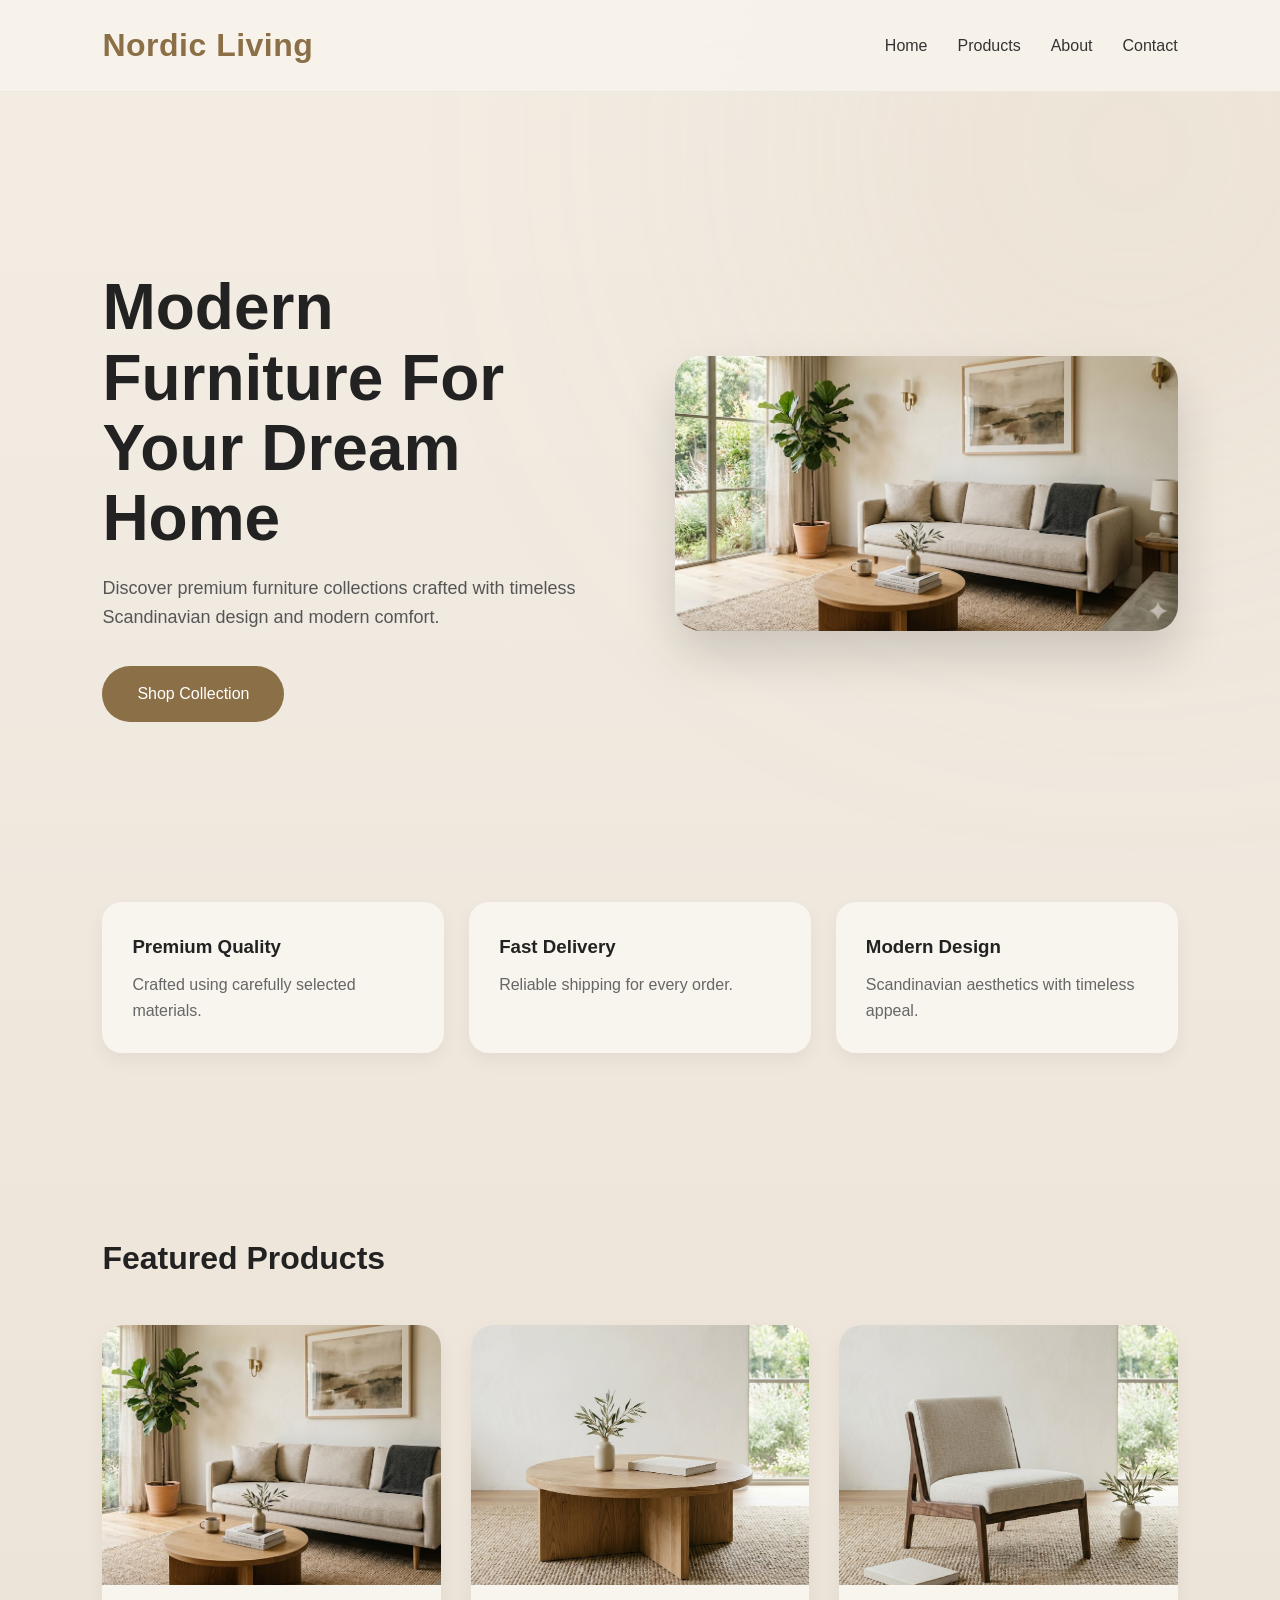
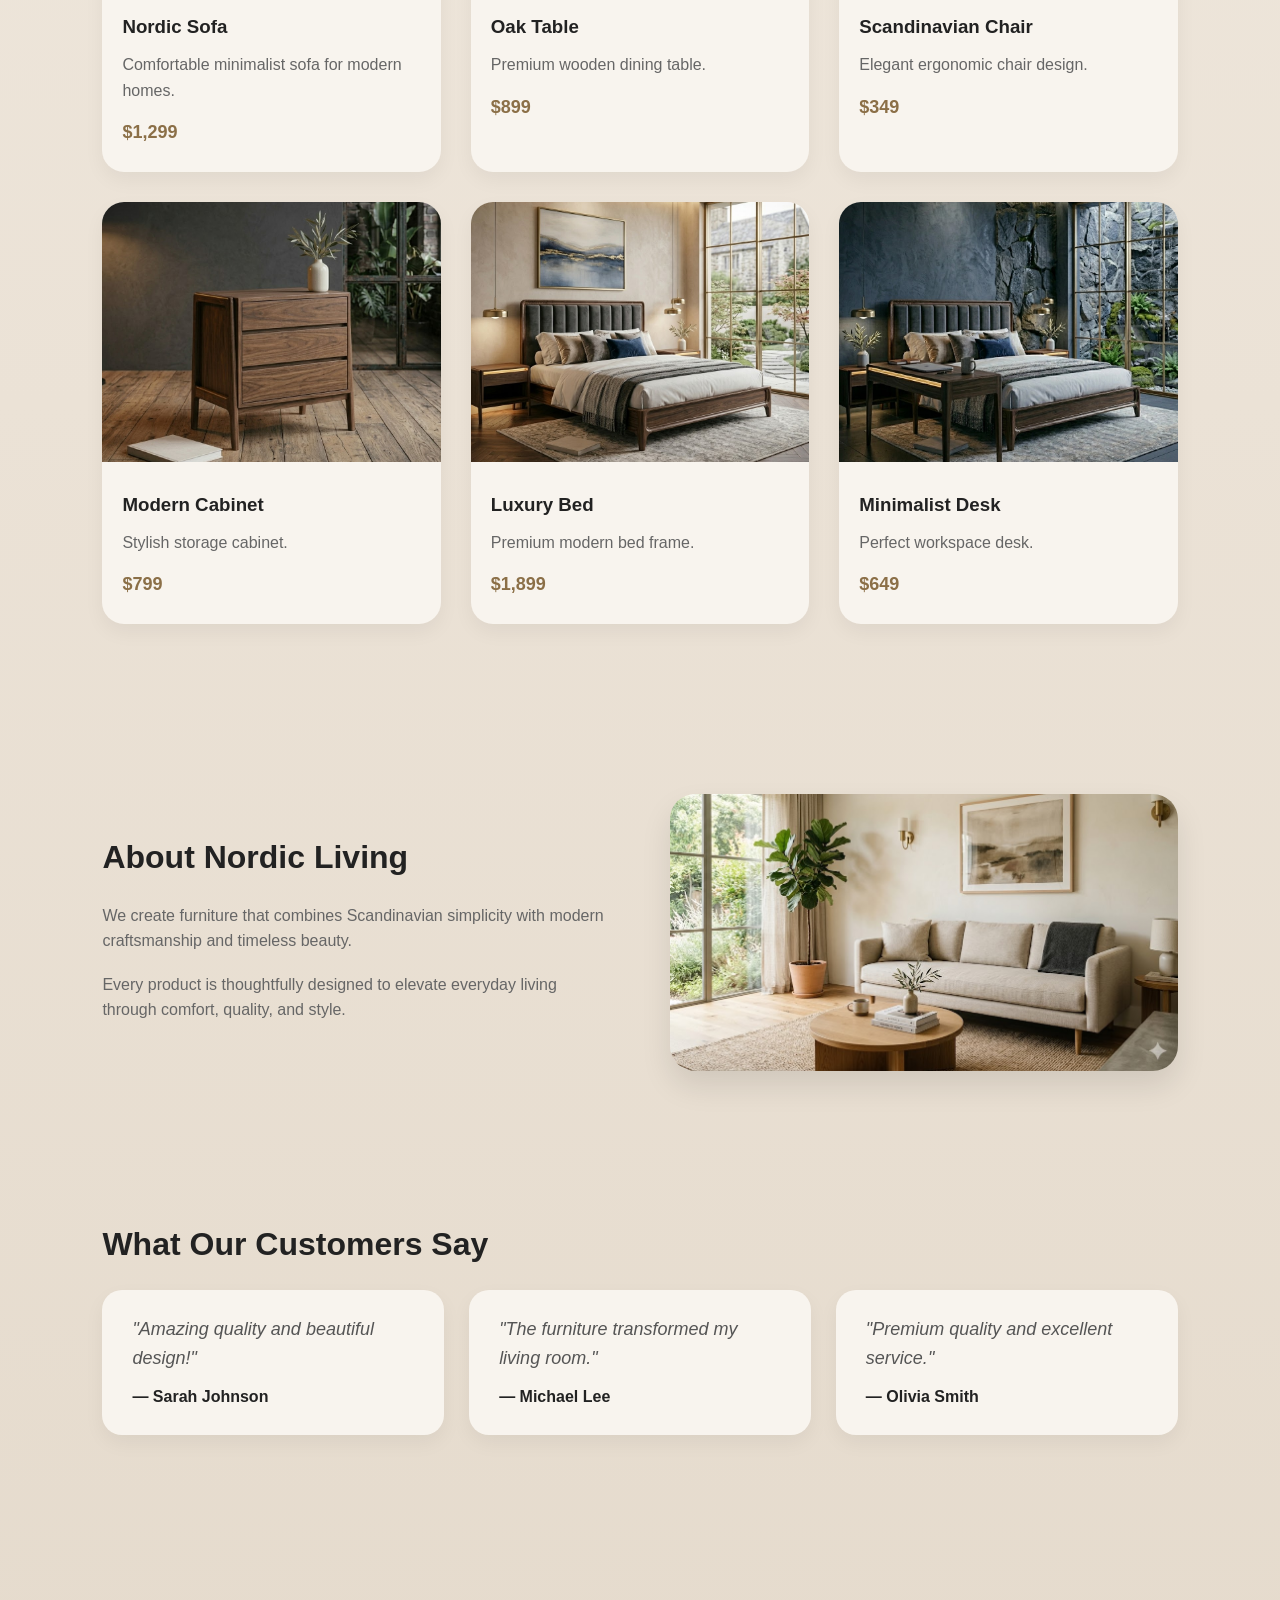
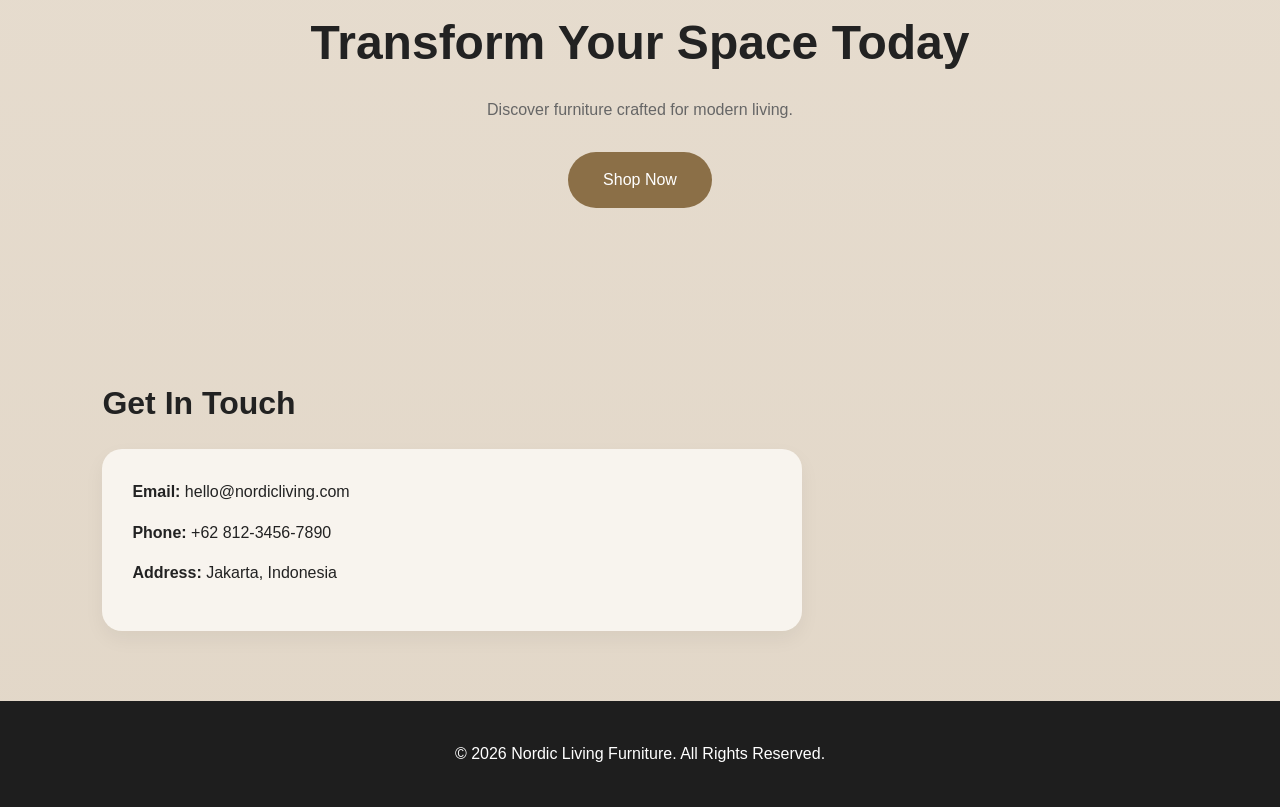
<file: index.html>
<!DOCTYPE html>
<html lang="en">
<head>
    <meta charset="UTF-8">
    <meta name="viewport" content="width=device-width, initial-scale=1.0">
    <title>Nordic Living Furniture</title>

    <link rel="stylesheet" href="style.css">
</head>
<body>

    <!-- NAVBAR -->
    <nav>

        <h2 class="logo">Nordic Living</h2>

        <div class="hamburger" onclick="toggleMenu()">
            <span></span>
            <span></span>
            <span></span>
        </div>

        <ul class="nav-menu">
            <li><a href="#">Home</a></li>
            <li><a href="#product">Products</a></li>
            <li><a href="#about">About</a></li>
            <li><a href="#contact">Contact</a></li>
        </ul>

    </nav>

    <!-- HERO -->
   <section class="hero">

    <div class="hero-text">

        <h1>
            Modern Furniture
            For Your Dream Home
        </h1>

        <p>
            Discover premium furniture collections
            crafted with timeless Scandinavian design
            and modern comfort.
        </p>

        <a href="#product" class="btn">
            Shop Collection
        </a>

    </div>

    <div class="hero-image">
        <img src="img/sofa.jpg" alt="Nordic Sofa">
    </div>

</section>

    <!-- FEATURES -->
    <section class="features">

        <div class="feature-card">
            <h3>Premium Quality</h3>
            <p>
                Crafted using carefully selected materials.
            </p>
        </div>

        <div class="feature-card">
            <h3>Fast Delivery</h3>
            <p>
                Reliable shipping for every order.
            </p>
        </div>

        <div class="feature-card">
            <h3>Modern Design</h3>
            <p>
                Scandinavian aesthetics with timeless appeal.
            </p>
        </div>

    </section>

    <!-- PRODUCTS -->
<section id="product">

    <h2>Featured Products</h2>

    <div class="product-container">

        <!-- SOFA -->
        <a href="product.html" class="card">
            <img src="img/sofa.jpg" alt="Nordic Sofa">
            <h3>Nordic Sofa</h3>
            <p>Comfortable minimalist sofa for modern homes.</p>
            <span>$1,299</span>
        </a>

        <!-- TABLE -->
        <a href="product-table.html" class="card">
            <img src="img/table.jpg" alt="Oak Table">
            <h3>Oak Table</h3>
            <p>Premium wooden dining table.</p>
            <span>$899</span>
        </a>

        <!-- CHAIR -->
        <a href="product.html" class="card">
            <img src="img/chair.jpg" alt="Chair">
            <h3>Scandinavian Chair</h3>
            <p>Elegant ergonomic chair design.</p>
            <span>$349</span>
        </a>

        <!-- CABINET -->
       <a href="product.html" class="card">
            <img src="img/cabinet.jpg" alt="Cabinet">
            <h3>Modern Cabinet</h3>
            <p>Stylish storage cabinet.</p>
            <span>$799</span>
        </a>

        <!-- BED -->
        <a href="product.html" class="card">
            <img src="img/bed.jpg" alt="Bed">
            <h3>Luxury Bed</h3>
            <p>Premium modern bed frame.</p>
            <span>$1,899</span>
        </a>

        <!-- DESK -->
        <a href="product.html" class="card">
            <img src="img/desk.jpg" alt="Desk">
            <h3>Minimalist Desk</h3>
            <p>Perfect workspace desk.</p>
            <span>$649</span>
        </a>

    </div>

</section>

    <!-- ABOUT -->
    <section id="about" class="section">

        <div class="about-wrapper">

            <div class="about-text">

                <h2>About Nordic Living</h2>

                <p>
                    We create furniture that combines
                    Scandinavian simplicity with modern
                    craftsmanship and timeless beauty.
                </p>

                <p>
                    Every product is thoughtfully designed
                    to elevate everyday living through
                    comfort, quality, and style.
                </p>

            </div>

            <div class="about-image">
                <img src="img/sofa.jpg" alt="About">
            </div>

        </div>

    </section>

    <!-- TESTIMONIAL -->
    <section id="testimonial" class="section">

        <h2>What Our Customers Say</h2>

        <div class="testimonial-grid">

            <div class="testimonial-box">
                <p class="quote">
                    "Amazing quality and beautiful design!"
                </p>
                <h4>— Sarah Johnson</h4>
            </div>

            <div class="testimonial-box">
                <p class="quote">
                    "The furniture transformed my living room."
                </p>
                <h4>— Michael Lee</h4>
            </div>

            <div class="testimonial-box">
                <p class="quote">
                    "Premium quality and excellent service."
                </p>
                <h4>— Olivia Smith</h4>
            </div>

        </div>

    </section>

    <!-- CTA -->
    <section class="cta">

        <h2>
            Transform Your Space Today
        </h2>

        <p>
            Discover furniture crafted for modern living.
        </p>

        <a href="#product" class="btn">
            Shop Now
        </a>

    </section>

    <!-- CONTACT -->
    <section id="contact" class="section">

        <h2>Get In Touch</h2>

        <div class="contact-box">

            <p>
                <strong>Email:</strong>
                hello@nordicliving.com
            </p>

            <p>
                <strong>Phone:</strong>
                +62 812-3456-7890
            </p>

            <p>
                <strong>Address:</strong>
                Jakarta, Indonesia
            </p>

        </div>

    </section>

    <!-- FOOTER -->
    <footer>

        <p>
            © 2026 Nordic Living Furniture.
            All Rights Reserved.
        </p>

    </footer>

    <script>
        function toggleMenu(){
            document
            .querySelector(".nav-menu")
            .classList.toggle("active");
        }
    </script>

</body>
</html>
</file>
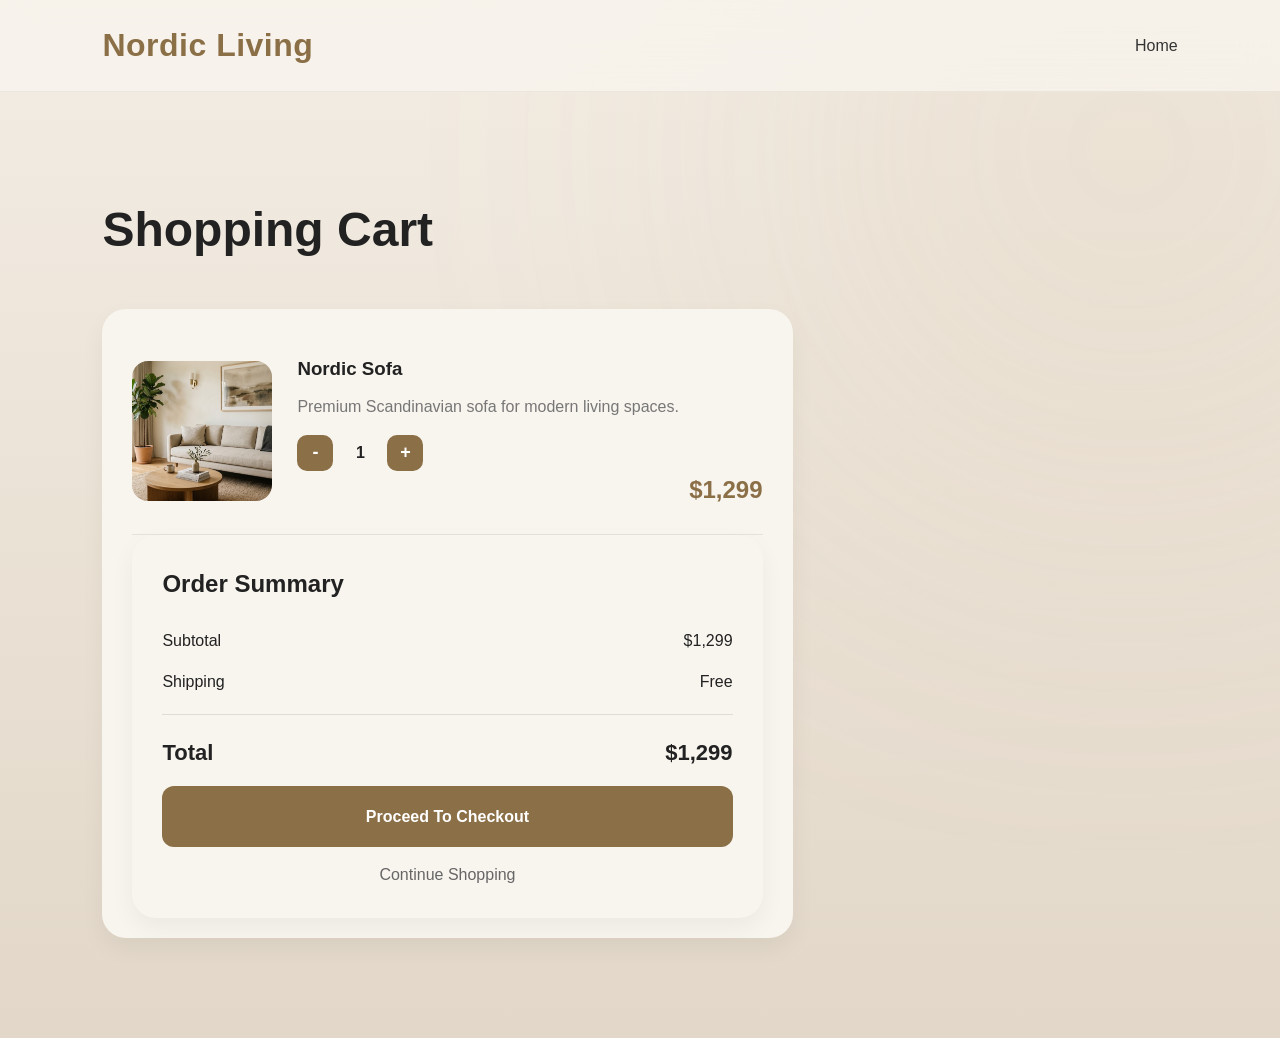
<file: cart.html>
<!DOCTYPE html>
<html lang="en">
<head>
<meta charset="UTF-8">
<meta name="viewport" content="width=device-width, initial-scale=1.0">
<title>Shopping Cart | Nordic Living</title>

<link rel="stylesheet" href="style.css">

<style>

.cart-page{
    width:84%;
    margin:auto;
    padding:100px 0;
}

.cart-page h1{
    font-size:48px;
    margin-bottom:40px;
}

.cart-wrapper{
    display:grid;
    grid-template-columns:2fr 1fr;
    gap:40px;
}

.cart-items{
    background:#f8f4ee;
    border-radius:24px;
    padding:20px 30px;

    box-shadow:0 10px 25px rgba(0,0,0,.05);
}

.cart-item{
    display:flex;
    gap:25px;
    align-items:center;
    padding:25px 0;
    border-bottom:1px solid rgba(0,0,0,.08);
}

.cart-item:last-child{
    border-bottom:none;
}

.cart-item img{
    width:140px;
    height:140px;
    object-fit:cover;
    border-radius:16px;
}

.item-info{
    flex:1;
}

.item-info h3{
    margin-bottom:10px;
}

.item-info p{
    color:#777;
}

.item-price{
    font-size:24px;
    font-weight:bold;
    color:#8b6f47;
    min-width:120px;
    text-align:right;
}

.quantity-control{
    display:flex;
    align-items:center;
    gap:12px;
    margin-top:15px;
}

.quantity-control button{
    width:36px;
    height:36px;

    border:none;
    border-radius:10px;

    background:#8b6f47;
    color:white;

    font-size:18px;
    font-weight:bold;

    cursor:pointer;
    transition:.3s;
}

.quantity-control button:hover{
    background:#725938;
}

.quantity-control span{
    min-width:30px;
    text-align:center;
    font-weight:600;
    font-size:16px;
}

.summary{
    background:#f8f4ee;
    border-radius:24px;
    padding:30px;
    height:fit-content;

    box-shadow:0 10px 25px rgba(0,0,0,.05);
}

.summary h2{
    margin-bottom:25px;
}

.summary-row{
    display:flex;
    justify-content:space-between;
    margin-bottom:15px;
}

.total{
    border-top:1px solid rgba(0,0,0,.1);
    margin-top:20px;
    padding-top:20px;

    font-size:22px;
    font-weight:bold;
}

.checkout-btn{
    width:100%;
    border:none;

    margin-top:25px;
    padding:18px;

    border-radius:12px;

    background:#8b6f47;
    color:white;

    font-size:16px;
    font-weight:bold;

    cursor:pointer;
    transition:.3s;
}

.checkout-btn:hover{
    background:#725938;
}

.continue{
    display:block;
    text-align:center;

    margin-top:15px;

    color:#666;
    text-decoration:none;
}

@media(max-width:992px){

    .cart-wrapper{
        grid-template-columns:1fr;
    }

}

@media(max-width:768px){

    .cart-page h1{
        font-size:36px;
    }

    .cart-item{
        flex-direction:column;
        text-align:center;
    }

}

</style>

</head>
<body>

<nav>

    <h2 class="logo">Nordic Living</h2>

    <ul class="nav-menu">
        <li><a href="index.html">Home</a></li>
    </ul>

</nav>

<section class="cart-page">

    <h1>Shopping Cart</h1>

    <div class="cart-wrapper">

        <div class="cart-items">

            <div class="cart-item">

                <img src="img/sofa.jpg" alt="Nordic Sofa">

                <div class="item-info">

                    <h3>Nordic Sofa</h3>

                    <p>
                        Premium Scandinavian sofa
                        for modern living spaces.
                    </p>

                    <div class="quantity-control">

                <button>-</button>
                <span>1</span>
                <button>+</button>
                </div>

                <div class="item-price">
                    $1,299
                </div>

            </div>

        </div>

        <div class="summary">

            <h2>Order Summary</h2>

            <div class="summary-row">
                <span>Subtotal</span>
                <span>$1,299</span>
            </div>

            <div class="summary-row">
                <span>Shipping</span>
                <span>Free</span>
            </div>

            <div class="summary-row total">
                <span>Total</span>
                <span>$1,299</span>
            </div>

            <a href="checkout.html" class="cart-btn">
                Proceed To Checkout
            </a>

            <a href="index.html" class="continue">
                Continue Shopping
            </a>

        </div>

    </div>

</section>

</body>
</html>
</file>
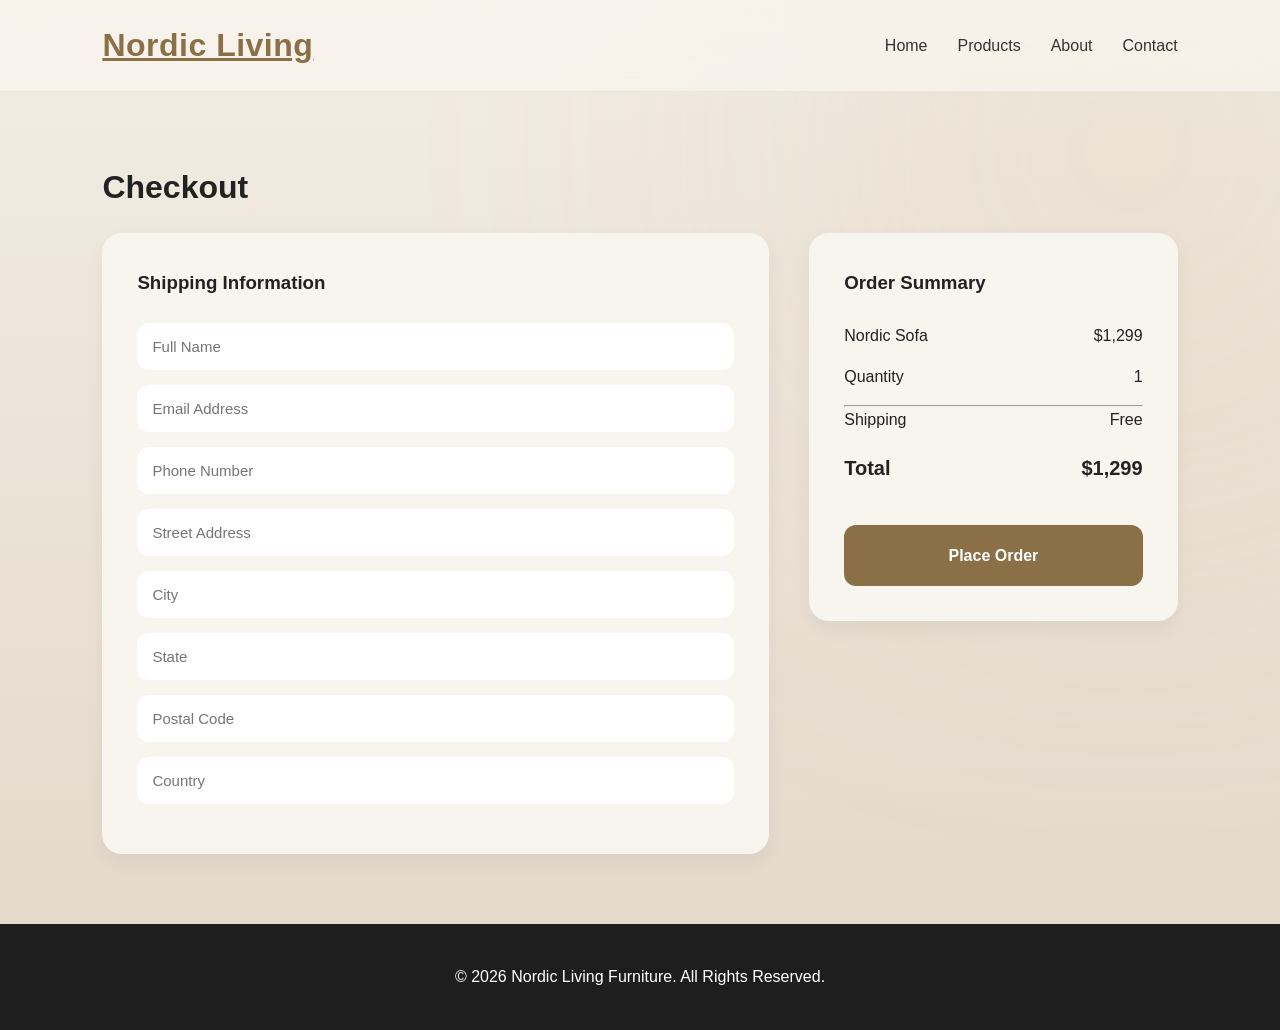
<file: checkout.html>
<!DOCTYPE html>
<html lang="en">
<head>
<meta charset="UTF-8">
<meta name="viewport" content="width=device-width, initial-scale=1.0">
<title>Checkout | Nordic Living</title>

<link rel="stylesheet" href="style.css">
</head>
<body>

<!-- NAVBAR -->
<nav>

    <a href="index.html" class="logo">
        Nordic Living
    </a>

    <ul class="nav-menu">
        <li><a href="index.html">Home</a></li>
        <li><a href="index.html#product">Products</a></li>
        <li><a href="index.html#about">About</a></li>
        <li><a href="index.html#contact">Contact</a></li>
    </ul>

</nav>

<!-- CHECKOUT -->
<section class="section">

    <h2>Checkout</h2>

    <div class="checkout-container">

        <!-- FORM -->
        <div class="checkout-form">

            <h3>Shipping Information</h3>

            <input type="text" placeholder="Full Name">

            <input type="email" placeholder="Email Address">

            <input type="tel" placeholder="Phone Number">

            <input type="text" placeholder="Street Address">

            <input type="text" placeholder="City">

            <input type="text" placeholder="State">

            <input type="text" placeholder="Postal Code">

            <input type="text" placeholder="Country">

        </div>

        <!-- ORDER SUMMARY -->
        <div class="order-summary">

            <h3>Order Summary</h3>

            <div class="item">
                <span>Nordic Sofa</span>
                <span>$1,299</span>
            </div>

            <div class="item">
                <span>Quantity</span>
                <span>1</span>
            </div>

            <hr>

            <div class="shipping">
                <span>Shipping</span>
                <span>Free</span>
            </div>

            <div class="total">
                <strong>Total</strong>
                <strong>$1,299</strong>
            </div>

            <br>

            <a href="success.html" class="cart-btn">
                Place Order
            </a>

        </div>

    </div>

</section>

<!-- FOOTER -->
<footer>
    <p>
        © 2026 Nordic Living Furniture.
        All Rights Reserved.
    </p>
</footer>

</body>
</html>
</file>
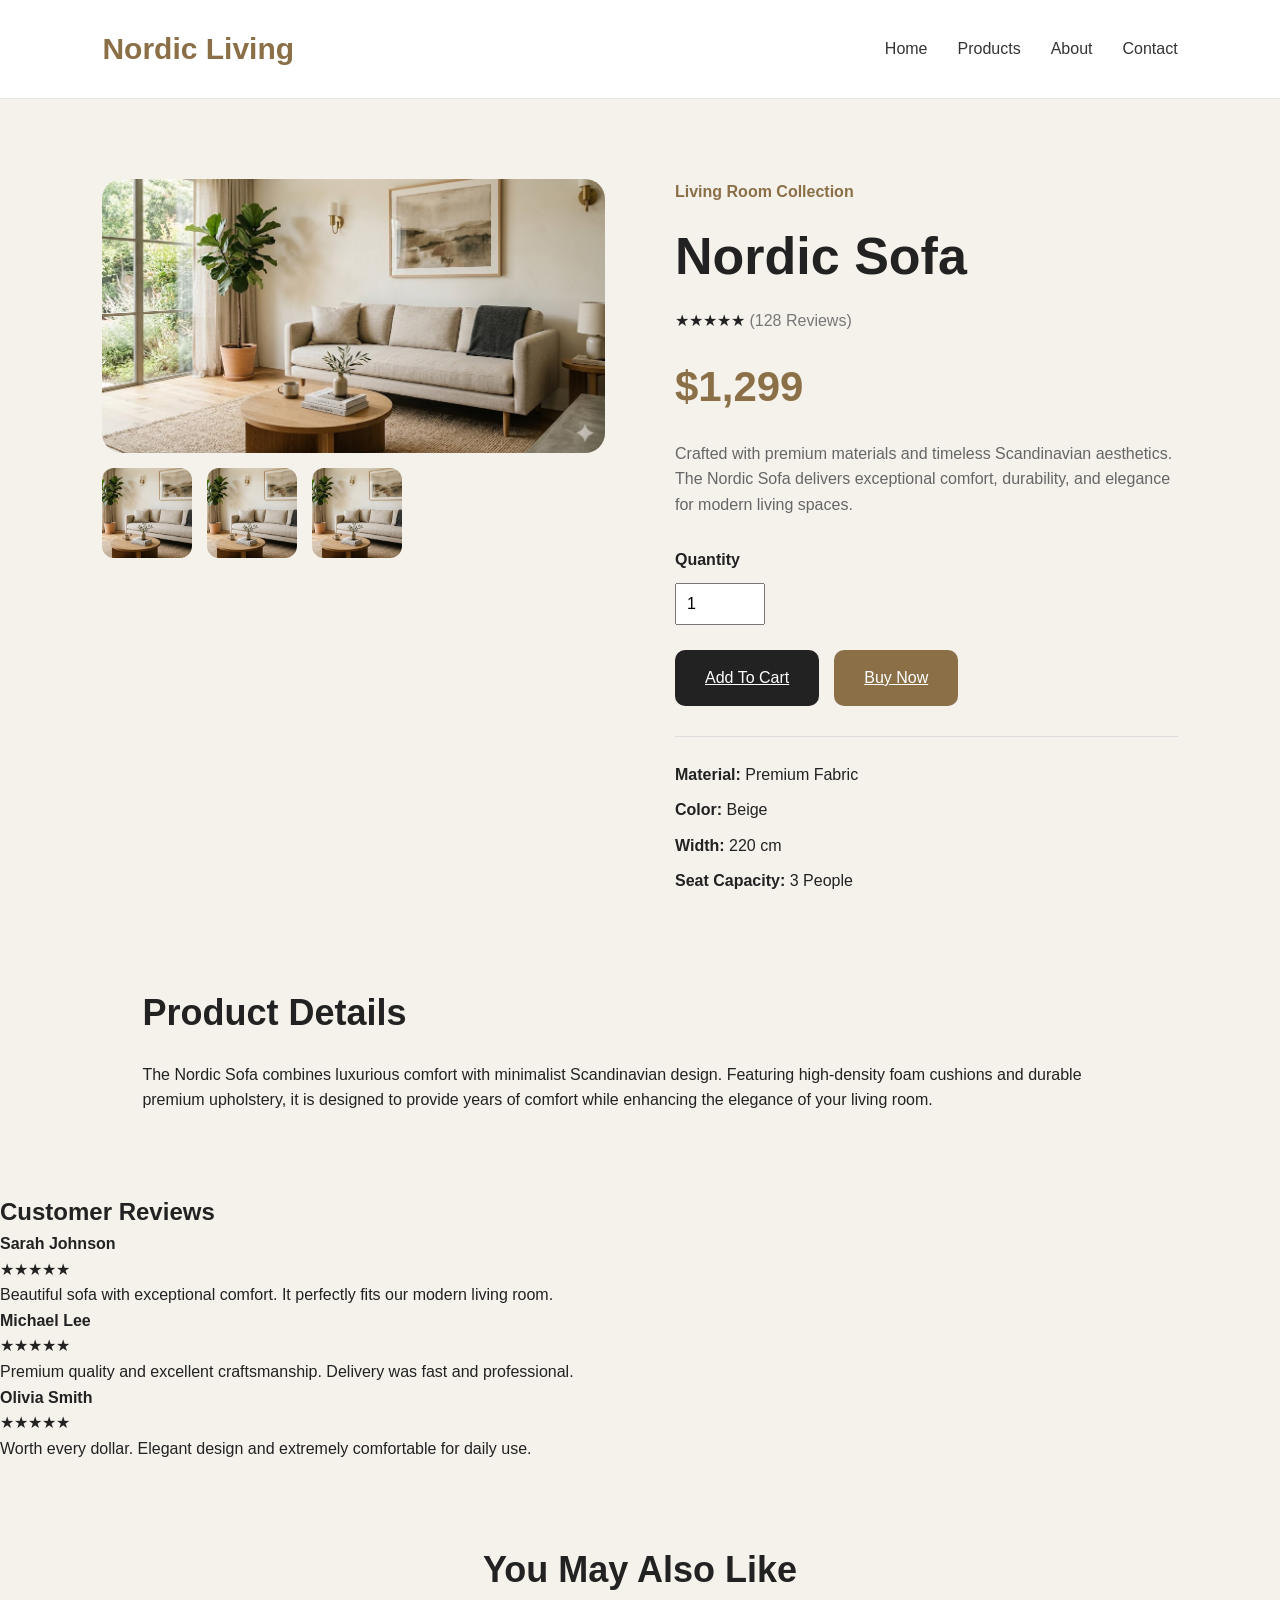
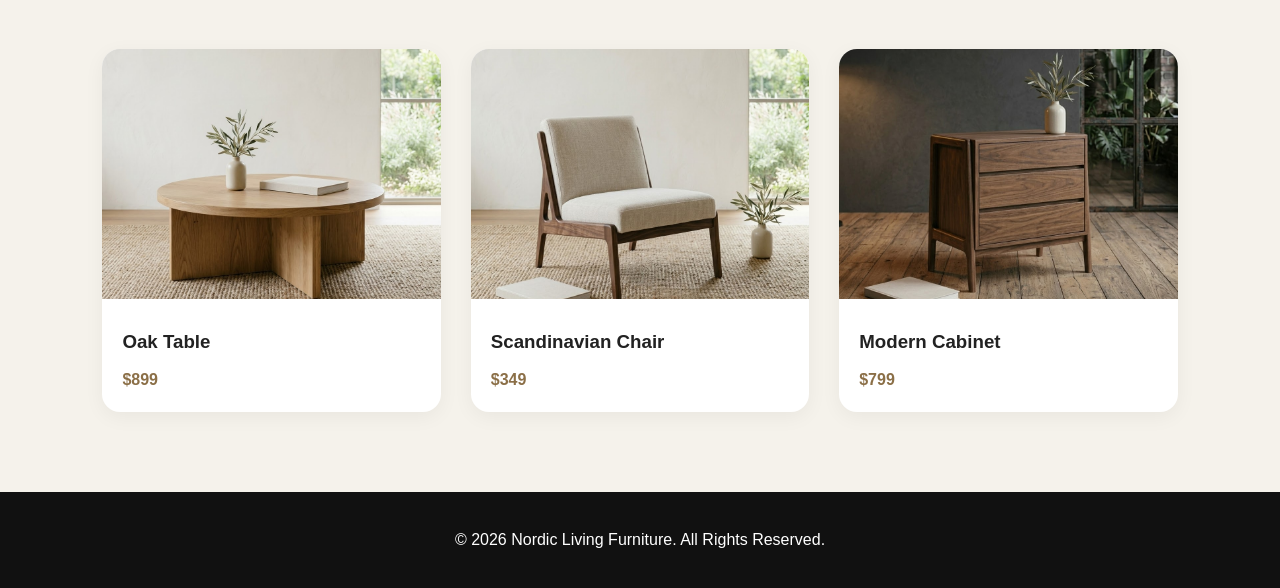
<file: product.html>
<!DOCTYPE html>
<html lang="en">
<head>
    <meta charset="UTF-8">
    <meta name="viewport" content="width=device-width, initial-scale=1.0">
    <title>Nordic Sofa | Nordic Living</title>

    <link rel="stylesheet" href="product.css">
</head>
<body>

    <!-- NAVBAR -->
    <nav>

        <a href="index.html" class="logo">
            Nordic Living
        </a>

        <ul>
            <li><a href="index.html">Home</a></li>
            <li><a href="index.html#product">Products</a></li>
            <li><a href="index.html#about">About</a></li>
            <li><a href="index.html#contact">Contact</a></li>
        </ul>

    </nav>

    <!-- PRODUCT DETAIL -->
    <section class="product-detail">

        <div class="product-gallery">

            <img
                src="img/sofa.jpg"
                alt="Nordic Sofa"
                class="main-image"
            >

            <div class="thumbnail-container">

                <img src="img/sofa.jpg" alt="">
                <img src="img/sofa.jpg" alt="">
                <img src="img/sofa.jpg" alt="">

            </div>

        </div>

        <div class="product-info">

            <span class="category">
                Living Room Collection
            </span>

            <h1>
                Nordic Sofa
            </h1>

            <div class="rating">
                ★★★★★
                <span>(128 Reviews)</span>
            </div>

            <h2 class="price">
                $1,299
            </h2>

            <p class="description">
                Crafted with premium materials and timeless
                Scandinavian aesthetics. The Nordic Sofa
                delivers exceptional comfort, durability,
                and elegance for modern living spaces.
            </p>

            <div class="quantity">

                <label>Quantity</label>

                <input
                    type="number"
                    value="1"
                    min="1"
                >

            </div>

            <div class="button-group">

    <a href="cart.html" class="cart-btn">
        Add To Cart
    </a>

    <a href="checkout.html" class="buy-btn">
        Buy Now
    </a>

</div>

            <div class="product-meta">

                <p>
                    <strong>Material:</strong>
                    Premium Fabric
                </p>

                <p>
                    <strong>Color:</strong>
                    Beige
                </p>

                <p>
                    <strong>Width:</strong>
                    220 cm
                </p>

                <p>
                    <strong>Seat Capacity:</strong>
                    3 People
                </p>

            </div>

        </div>

    </section>

    <!-- DETAILS -->
    <section class="details-section">

        <h2>Product Details</h2>

        <p>
            The Nordic Sofa combines luxurious comfort
            with minimalist Scandinavian design. Featuring
            high-density foam cushions and durable premium
            upholstery, it is designed to provide years
            of comfort while enhancing the elegance of
            your living room.
        </p>

    </section>

    <!-- REVIEWS -->
<section class="reviews-section">

    <h2>Customer Reviews</h2>

    <div class="review-grid">

        <div class="review-card">
            <h4>Sarah Johnson</h4>
            <div class="stars">★★★★★</div>
            <p>
                Beautiful sofa with exceptional comfort.
                It perfectly fits our modern living room.
            </p>
        </div>

        <div class="review-card">
            <h4>Michael Lee</h4>
            <div class="stars">★★★★★</div>
            <p>
                Premium quality and excellent craftsmanship.
                Delivery was fast and professional.
            </p>
        </div>

        <div class="review-card">
            <h4>Olivia Smith</h4>
            <div class="stars">★★★★★</div>
            <p>
                Worth every dollar. Elegant design and
                extremely comfortable for daily use.
            </p>
        </div>

    </div>

</section>

    <!-- RELATED PRODUCTS -->
    <section class="related-products">

        <h2>You May Also Like</h2>

        <div class="related-grid">

            <div class="related-card">
                <img src="img/table.jpg" alt="">
                <h3>Oak Table</h3>
                <span>$899</span>
            </div>

            <div class="related-card">
                <img src="img/chair.jpg" alt="">
                <h3>Scandinavian Chair</h3>
                <span>$349</span>
            </div>

            <div class="related-card">
                <img src="img/cabinet.jpg" alt="">
                <h3>Modern Cabinet</h3>
                <span>$799</span>
            </div>

        </div>

    </section>

    <!-- FOOTER -->
    <footer>

        <p>
            © 2026 Nordic Living Furniture.
            All Rights Reserved.
        </p>

    </footer>

</body>
</html>
</file>
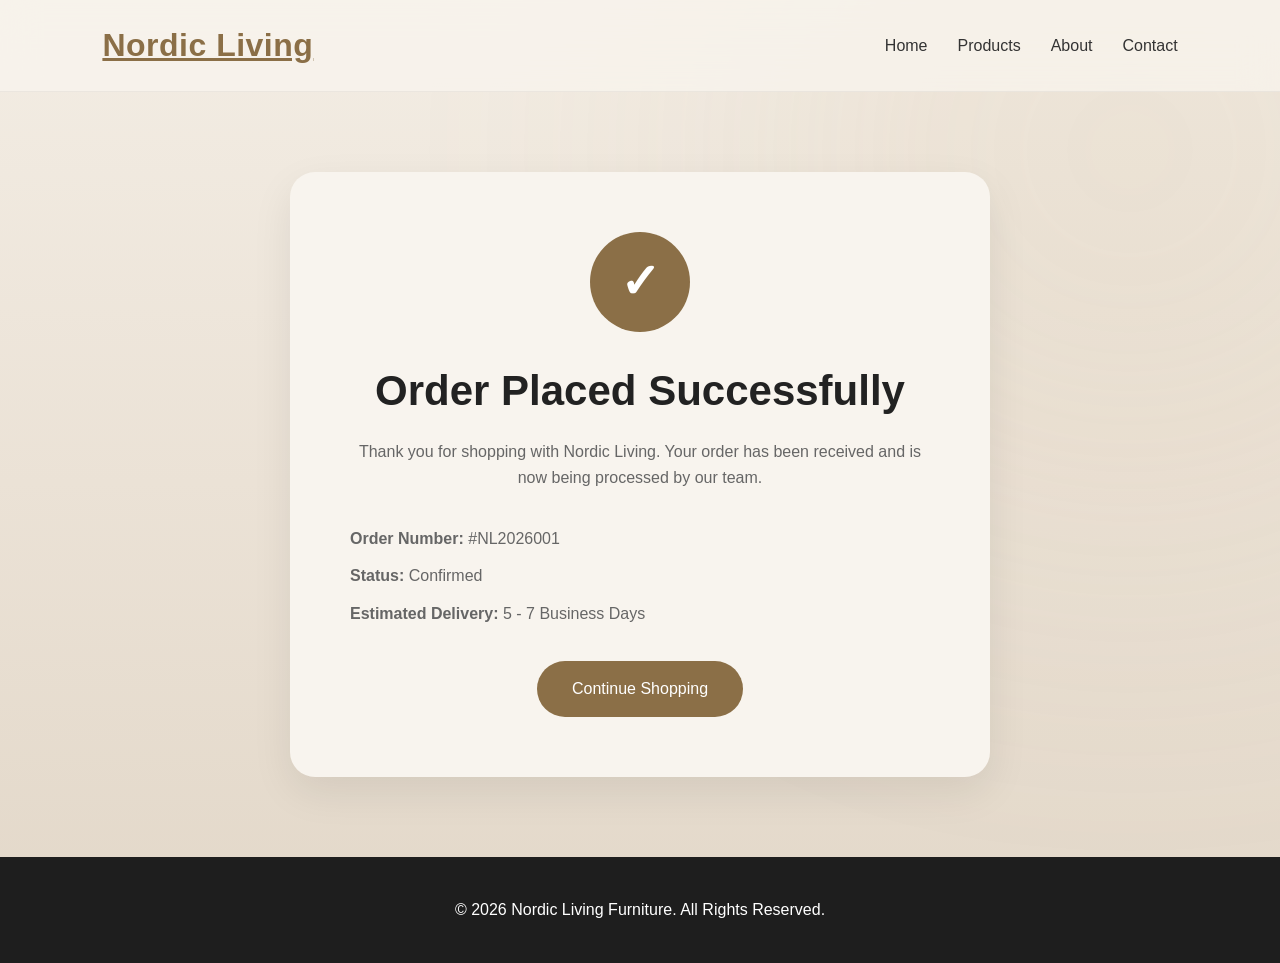
<file: success.html>
<!DOCTYPE html>
<html lang="en">
<head>
    <meta charset="UTF-8">
    <meta name="viewport" content="width=device-width, initial-scale=1.0">
    <title>Order Success | Nordic Living</title>

    <link rel="stylesheet" href="style.css">
</head>
<body>

    <!-- NAVBAR -->
    <nav>

        <a href="index.html" class="logo">
            Nordic Living
        </a>

        <ul class="nav-menu">
            <li><a href="index.html">Home</a></li>
            <li><a href="index.html#product">Products</a></li>
            <li><a href="index.html#about">About</a></li>
            <li><a href="index.html#contact">Contact</a></li>
        </ul>

    </nav>

    <!-- SUCCESS -->
    <section class="success-page">

        <div class="success-box">

            <div class="success-icon">
                ✓
            </div>

            <h1>
                Order Placed Successfully
            </h1>

            <p>
                Thank you for shopping with Nordic Living.
                Your order has been received and is now
                being processed by our team.
            </p>

            <div class="order-info">

                <p>
                    <strong>Order Number:</strong>
                    #NL2026001
                </p>

                <p>
                    <strong>Status:</strong>
                    Confirmed
                </p>

                <p>
                    <strong>Estimated Delivery:</strong>
                    5 - 7 Business Days
                </p>

            </div>

            <div class="success-buttons">

                <a href="index.html" class="btn">
                    Continue Shopping
                </a>

            </div>

        </div>

    </section>

    <footer>
        <p>
            © 2026 Nordic Living Furniture.
            All Rights Reserved.
        </p>
    </footer>

</body>
</html>
</file>
<file: style.css>
/* =========================
   RESET
========================= */
*{
    margin:0;
    padding:0;
    box-sizing:border-box;
    font-family:Arial, Helvetica, sans-serif;
}

html{
    scroll-behavior:smooth;
}

body{
    background:linear-gradient(
        180deg,
        #f3ede4 0%,
        #ebe2d6 50%,
        #e2d7c8 100%
    );

    color:#222;
    line-height:1.6;
    overflow-x:hidden;
    position:relative;
}

/* GLOW BACKGROUND */
body::before{
    content:"";
    position:fixed;

    width:700px;
    height:700px;

    border-radius:50%;

    background:#c7ab84;

    filter:blur(180px);

    opacity:.15;

    top:-200px;
    right:-200px;

    z-index:-1;
}

/* =========================
   NAVBAR
========================= */
nav{
    position:sticky;
    top:0;
    z-index:1000;

    display:flex;
    justify-content:space-between;
    align-items:center;

    padding:20px 8%;

    background:rgba(248,244,238,.75);
    backdrop-filter:blur(18px);

    border-bottom:1px solid rgba(0,0,0,.05);
}

.logo{
    font-size:32px;
    font-weight:700;
    color:#8b6f47;
    letter-spacing:.5px;
}

.nav-menu{
    display:flex;
    gap:30px;
    list-style:none;
}

.nav-menu a{
    text-decoration:none;
    color:#333;
    font-weight:500;
    transition:.3s;
}

.nav-menu a:hover{
    color:#8b6f47;
}

/* =========================
   HAMBURGER
========================= */
.hamburger{
    display:none;
    flex-direction:column;
    gap:5px;
    cursor:pointer;
}

.hamburger span{
    width:25px;
    height:3px;
    background:#222;
    border-radius:20px;
}

/* =========================
   HERO
========================= */
.hero{
    min-height:90vh;

    display:flex;
    justify-content:space-between;
    align-items:center;

    gap:70px;

    padding:80px 8%;
}

.hero-text{
    flex:1;
}

.hero-text h1{
    font-size:64px;
    line-height:1.1;
    margin-bottom:20px;
}

.hero-text p{
    max-width:520px;
    color:#555;
    font-size:18px;
    margin-bottom:35px;
}

.btn{
    display:inline-block;

    padding:15px 35px;

    background:#8b6f47;
    color:white;

    text-decoration:none;
    border-radius:50px;

    transition:.3s;
}

.btn:hover{
    background:#725938;
    transform:translateY(-3px);
}

.hero-image{
    flex:1;
}

.hero-image img{
    width:100%;
    border-radius:25px;

    box-shadow:
    0 25px 50px rgba(0,0,0,.15);
}

/* =========================
   FEATURES
========================= */
.features{
    padding:0 8% 80px;

    display:grid;
    grid-template-columns:repeat(3,1fr);
    gap:25px;
}

.feature-card{
    background:#f8f4ee;

    padding:30px;

    border-radius:20px;

    box-shadow:
    0 8px 20px rgba(0,0,0,.05);

    transition:.3s;
}

.feature-card:hover{
    transform:translateY(-8px);
}

.feature-card h3{
    margin-bottom:10px;
}

.feature-card p{
    color:#666;
}

/* =========================
   PRODUCTS
========================= */
#product{
    padding:100px 8%;
}

#product h2{
    font-size:32px;
    margin-bottom:40px;
}

.product-container{
    display:grid;
    grid-template-columns:repeat(3,1fr);
    gap:30px;
}

/* =========================
   REVIEWS
========================= */

.reviews-section{
    width:84%;
    margin:auto;
    padding-bottom:100px;
}

.reviews-section h2{
    margin-bottom:40px;
}

.review-grid{
    display:grid;
    grid-template-columns:repeat(3,1fr);
    gap:25px;
}

.review-card{
    background:#f8f4ee;
    padding:30px;
    border-radius:20px;

    box-shadow:
    0 8px 20px rgba(0,0,0,.05);
}

.review-card h4{
    margin-bottom:10px;
}

.stars{
    color:#8b6f47;
    font-size:18px;
    margin-bottom:15px;
}

.review-card p{
    color:#666;
    line-height:1.7;
}

@media(max-width:992px){

    .review-grid{
        grid-template-columns:1fr;
    }

}

/* =========================
   PRODUCT CARD
========================= */
.card{
    background:#f8f4ee;

    border-radius:22px;

    overflow:hidden;

    transition:.35s;

    box-shadow:
    0 8px 20px rgba(0,0,0,.05);
}

.cart-btn{
    display:inline-block;
    width:100%;
    text-align:center;
    text-decoration:none;
    padding:18px;
    border-radius:12px;
    background:#8b6f47;
    color:white;
    font-size:16px;
    font-weight:bold;
    transition:.3s;
}

.card{
    text-decoration:none;
    color:#222;
    display:block;
}

.card:hover{
    transform:translateY(-10px);

    box-shadow:
    0 20px 40px rgba(0,0,0,.1);
}

.card img{
    width:100%;
    height:260px;
    object-fit:cover;

    transition:.4s;
}

.card:hover img{
    transform:scale(1.05);
}

.card h3{
    padding:20px 20px 10px;
}

.card p{
    padding:0 20px;
    color:#666;
}

.card span{
    display:block;

    padding:15px 20px 25px;

    color:#8b6f47;

    font-weight:bold;
    font-size:18px;
}

/* =========================
   SECTION
========================= */
.section{
    padding:70px 8%;
}

.section h2{
    font-size:32px;
    margin-bottom:20px;
}

/* =========================
   ABOUT
========================= */
.about-wrapper{
    display:grid;
    grid-template-columns:1fr 1fr;
    gap:60px;
    align-items:center;
}

.about-text p{
    color:#666;
    margin-bottom:18px;
}

.about-image img{
    width:100%;
    border-radius:25px;

    box-shadow:
    0 15px 30px rgba(0,0,0,.1);
}

/* =========================
   TESTIMONIAL
========================= */
.testimonial-grid{
    display:grid;
    grid-template-columns:repeat(3,1fr);
    gap:25px;
}

.testimonial-box{
    background:#f8f4ee;
    padding:25px 30px;
    border-radius:20px;
    box-shadow:
    0 8px 20px rgba(0,0,0,.05);
}

.quote{
    font-style:italic;
    color:#555;
    margin-bottom:12px;
    font-size:18px;
}

.testimonial-box h4{
    font-size:16px;
    font-weight:600;
}

/* =========================
   CTA
========================= */
.cta{
    text-align:center;

    padding:100px 8%;
}

.cta h2{
    font-size:48px;
    margin-bottom:15px;
}

.cta p{
    color:#666;
    margin-bottom:30px;
}

/* =========================
   CONTACT
========================= */
.contact-box{
    background:#f8f4ee;
    max-width:700px;
    padding:30px;
    border-radius:20px;
    box-shadow:
    0 8px 20px rgba(0,0,0,.05);
}

.contact-box p{
    margin-bottom:15px;
}

/* =========================
   CART ITEM
========================= */

.cart-item img{
    width:140px;
    height:140px;
    object-fit:cover;
    border-radius:12px;
}

.quantity input{
    width:60px;
    height:40px;

    text-align:center;

    border:1px solid #ddd;
    border-radius:8px;

    font-size:16px;
}

/* HOVER BUTTON */

.cart-btn{
    transition:.3s;
}

.cart-btn:hover{
    background:#725938;
    transform:translateY(-2px);
}

/* =========================
   CHECKOUT PAGE
========================= */

.checkout-container{
    display:flex;
    gap:40px;
    align-items:flex-start;
}

.checkout-form{
    flex:2;

    background:#f8f4ee;
    padding:35px;

    border-radius:20px;

    box-shadow:
    0 8px 20px rgba(0,0,0,.05);
}

.checkout-form h3{
    margin-bottom:25px;
}

.checkout-form input{
    width:100%;

    padding:15px;
    margin-bottom:15px;

    border:none;
    border-radius:12px;

    background:white;

    font-size:15px;
}

.order-summary{
    flex:1;

    background:#f8f4ee;
    padding:35px;

    border-radius:20px;

    box-shadow:
    0 8px 20px rgba(0,0,0,.05);
}

.order-summary h3{
    margin-bottom:25px;
}

.item,
.shipping,
.total{
    display:flex;
    justify-content:space-between;
    margin-bottom:15px;
}

.total{
    margin-top:20px;
    font-size:20px;
}

@media(max-width:768px){

    .checkout-container{
        flex-direction:column;
    }

}

/* =========================
   SUCCESS PAGE
========================= */

.success-page{
    min-height:80vh;

    display:flex;
    justify-content:center;
    align-items:center;

    padding:80px 8%;
}

.success-box{
    max-width:700px;
    width:100%;

    background:#f8f4ee;

    padding:60px;

    border-radius:25px;

    text-align:center;

    box-shadow:
    0 15px 40px rgba(0,0,0,.08);
}

.success-icon{
    width:100px;
    height:100px;

    margin:auto auto 25px;

    border-radius:50%;

    background:#8b6f47;

    color:white;

    display:flex;
    justify-content:center;
    align-items:center;

    font-size:48px;
    font-weight:bold;
}

.success-box h1{
    font-size:42px;
    margin-bottom:15px;
}

.success-box p{
    color:#666;
}

.order-info{
    margin:35px 0;
    text-align:left;
}

.order-info p{
    margin-bottom:12px;
}

.success-buttons{
    margin-top:30px;
}

/* =========================
   FOOTER
========================= */
footer{
    background:#1e1e1e;
    color:white;

    text-align:center;

    padding:40px;
}

/* =========================
   MOBILE
========================= */
@media(max-width:992px){

    .hero{
        flex-direction:column;
        text-align:center;
    }

    .hero-text p{
        margin:auto auto 35px;
    }

    .features{
        grid-template-columns:1fr;
    }

    .product-container{
        grid-template-columns:repeat(2,1fr);
    }

    .about-wrapper{
        grid-template-columns:1fr;
    }

    .testimonial-grid{
        grid-template-columns:1fr;
    }
}

@media(max-width:768px){

    .hamburger{
        display:flex;
    }

    .nav-menu{
        display:none;

        position:absolute;
        top:80px;
        left:0;

        width:100%;

        background:#f8f4ee;

        flex-direction:column;
        text-align:center;

        padding:25px;
    }

    .nav-menu.active{
        display:flex;
    }

    .hero-text h1{
        font-size:42px;
    }

    .product-container{
        grid-template-columns:1fr;
    }

    .section{
        text-align:center;
    }

    .contact-box{
        margin:auto;
    }

    .cta h2{
        font-size:36px;
    }
}
</file>
<file: product.css>
*{
    margin:0;
    padding:0;
    box-sizing:border-box;
    font-family:Arial, Helvetica, sans-serif;
}

body{
    background:#f5f2eb;
    color:#222;
    line-height:1.6;
}

/* NAVBAR */

nav{
    display:flex;
    justify-content:space-between;
    align-items:center;

    padding:25px 8%;

    background:white;
    border-bottom:1px solid #e5e5e5;
}

.logo{
    text-decoration:none;
    color:#8b6f47;
    font-size:30px;
    font-weight:700;
}

nav ul{
    display:flex;
    gap:30px;
    list-style:none;
}

nav a{
    text-decoration:none;
    color:#333;
}

/* PRODUCT DETAIL */

.product-detail{
    max-width:1300px;
    margin:auto;

    padding:80px 8%;

    display:grid;
    grid-template-columns:1fr 1fr;
    gap:70px;
}

.main-image{
    width:100%;
    border-radius:20px;
    display:block;
}

.thumbnail-container{
    display:flex;
    gap:15px;
    margin-top:15px;
}

.thumbnail-container img{
    width:90px;
    height:90px;

    object-fit:cover;

    border-radius:12px;
    cursor:pointer;
}

.category{
    color:#8b6f47;
    font-weight:600;
}

.product-info h1{
    font-size:52px;
    margin:10px 0;
}

.rating{
    margin-bottom:20px;
}

.rating span{
    color:#777;
}

.price{
    font-size:42px;
    color:#8b6f47;
    margin-bottom:20px;
}

.description{
    color:#666;
    margin-bottom:30px;
}

.quantity{
    margin-bottom:25px;
}

.quantity label{
    display:block;
    margin-bottom:10px;
    font-weight:600;
}

.quantity input{
    width:90px;
    padding:10px;
    font-size:16px;
}

.button-group{
    display:flex;
    gap:15px;
    margin-bottom:30px;
}

.cart-btn{
    border:none;
    cursor:pointer;

    padding:15px 30px;

    background:#222;
    color:white;

    border-radius:10px;
}

.buy-btn{
    border:none;
    cursor:pointer;

    padding:15px 30px;

    background:#8b6f47;
    color:white;

    border-radius:10px;
}

.product-meta{
    border-top:1px solid #ddd;
    padding-top:25px;
}

.product-meta p{
    margin-bottom:10px;
}

/* DETAILS */

.details-section{
    padding:0 8% 80px;
    max-width:1200px;
    margin:auto;
}

.details-section h2{
    margin-bottom:20px;
    font-size:36px;
}

/* RELATED */

.related-products{
    padding:80px 8%;
}

.related-products h2{
    text-align:center;
    margin-bottom:50px;
    font-size:36px;
}

.related-grid{
    display:grid;
    grid-template-columns:repeat(3,1fr);
    gap:30px;
}

.related-card{
    background:white;
    border-radius:18px;
    overflow:hidden;

    box-shadow:0 5px 20px rgba(0,0,0,.05);

    transition:.3s;
}

.related-card:hover{
    transform:translateY(-8px);
}

.related-card img{
    width:100%;
    height:250px;
    object-fit:cover;
}

.related-card h3{
    padding:20px 20px 10px;
}

.related-card span{
    display:block;
    padding:0 20px 20px;
    color:#8b6f47;
    font-weight:bold;
}

/* FOOTER */

footer{
    background:#111;
    color:white;
    text-align:center;
    padding:35px;
}

/* RESPONSIVE */

@media(max-width:900px){

    .product-detail{
        grid-template-columns:1fr;
    }

    .related-grid{
        grid-template-columns:1fr;
    }

    nav ul{
        display:none;
    }

    .product-info h1{
        font-size:40px;
    }
}
</file>
